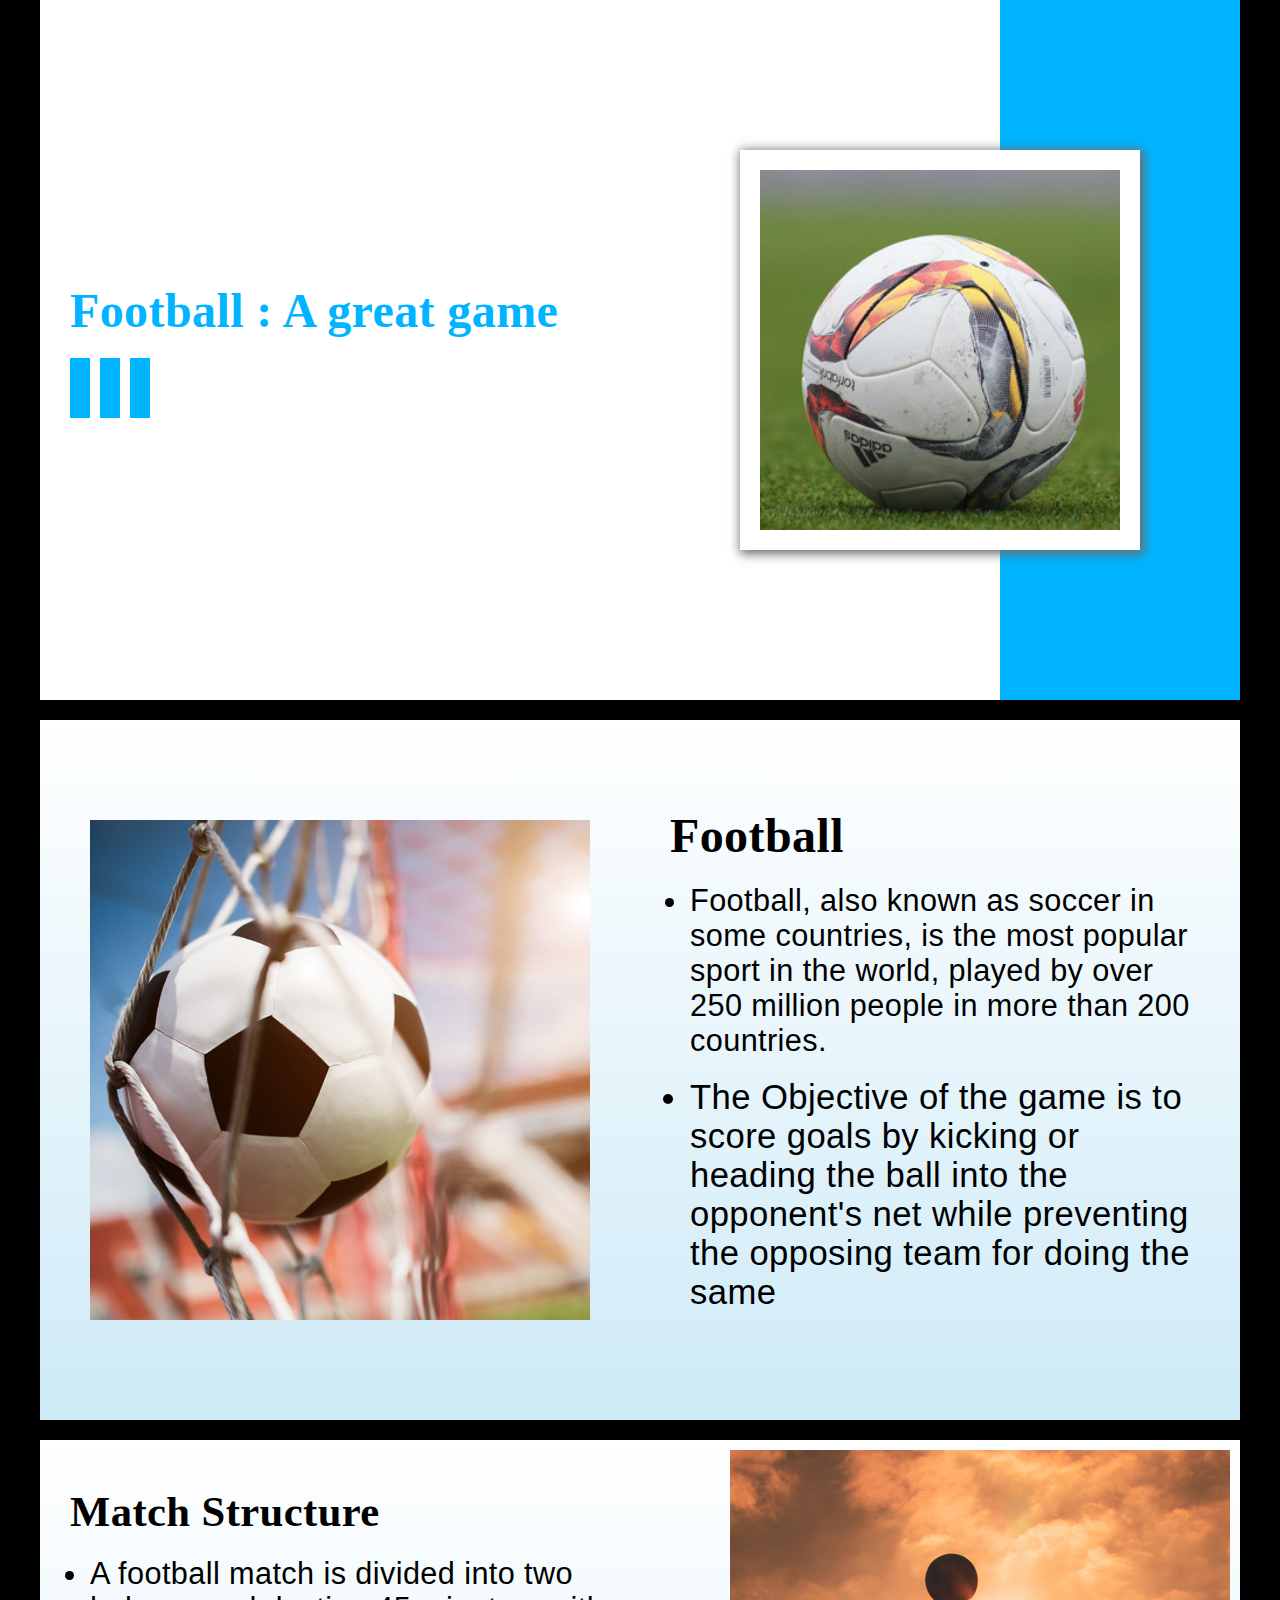
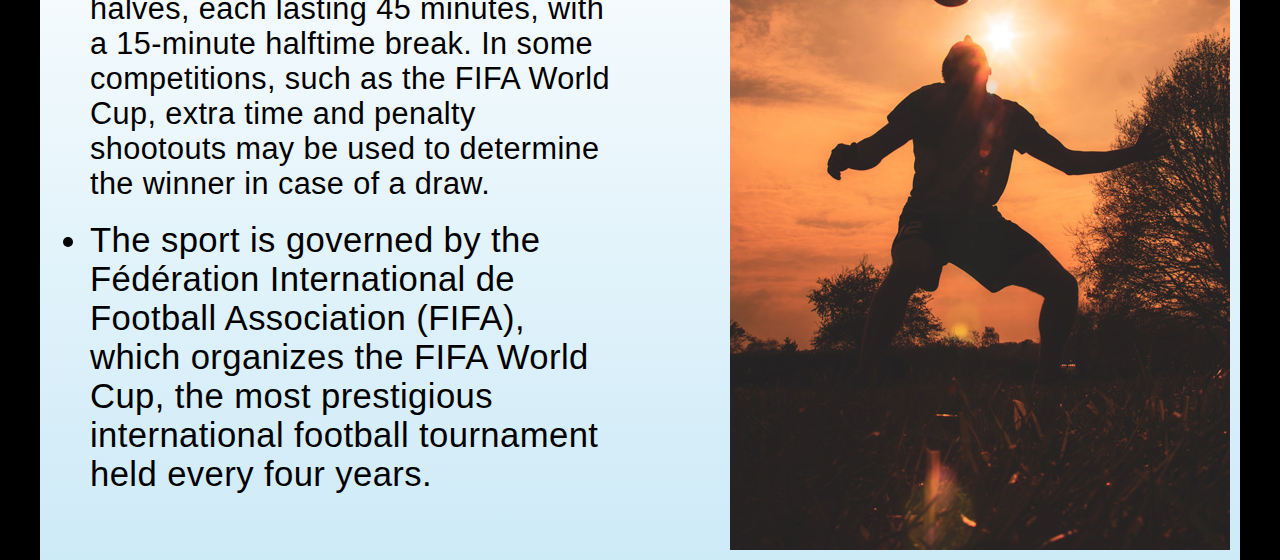
<file: index.html>
<!DOCTYPE html>
<html lang="en">
<head>
    <meta charset="UTF-8">
    <meta name="viewport" content="width=device-width, initial-scale=1.0">
    <title>Presentation Slides</title>
    <link rel="stylesheet" href="style.css">
</head>
<body>
    <div class="wrapper">
        <div class="slidesWrapper">

            <!------------------------ Slide 1----------------------------->
            <div class="slide1">
                <div class="textColumn">
                    <div class="textContent">
                        <h2>Football : A great game </h2>
                        <div class="stripes">
                            <div class="stripe"></div>
                            <div class="stripe"></div>
                            <div class="stripe"></div>
                        </div>
                    </div>
                </div>
                <div class="imageColumn">
                    <div class="imageContent">
                        <img class="image" src="./resized_files/400_400.jpg"/>
                    </div>
                </div>
            </div>

            <!------------------------ Slide 2----------------------------->
            <div class="slide2">
                <div class="imageColumn">
                    <!-- <img class="image" src="./assets/images/soccer_into_goal_success.jpg"/> -->
                    <img class="image" src="./resized_files/500_500.jpg"/>
                </div>
                <div class="textColumn">
                    <div class="textContent">
                        <h2>Football </h2>
                        <ul>
                            <li>Football, also known as soccer in
                                some countries, is the most popular sport
                                in the world, played by over 250 million people
                                in more than 200 countries.
                            </li>
                            <li>The Objective of the game is to score goals by kicking or heading the ball into the opponent's net while preventing the opposing team for doing the same</li>
                        </ul>
                    </div>
                </div>
            </div>

            <!------------------------ Slide 3----------------------------->
            <div class="slide3">
                <div class="textColumn">
                    <div class="textContent">
                        <h2>Match Structure</h2>
                        <ul>
                            <li>A football match is divided into two halves, each lasting 45 minutes, with a 15-minute halftime break. In some competitions, such as the FIFA World Cup, extra time and penalty shootouts may be used to determine the winner in case of a draw.</li>
                            <li>The sport is governed by the Fédération International de Football Association (FIFA), which organizes the FIFA World Cup, the most prestigious international football tournament held every four years.</li>
                        </ul>
                    </div>
                </div>
                <div class="imageColumn">
                    <img class="image" src="./resized_files/500_700.jpg"/>
                </div>
            </div>
           
        </div>
    </div>
</body>
</html>
</file>
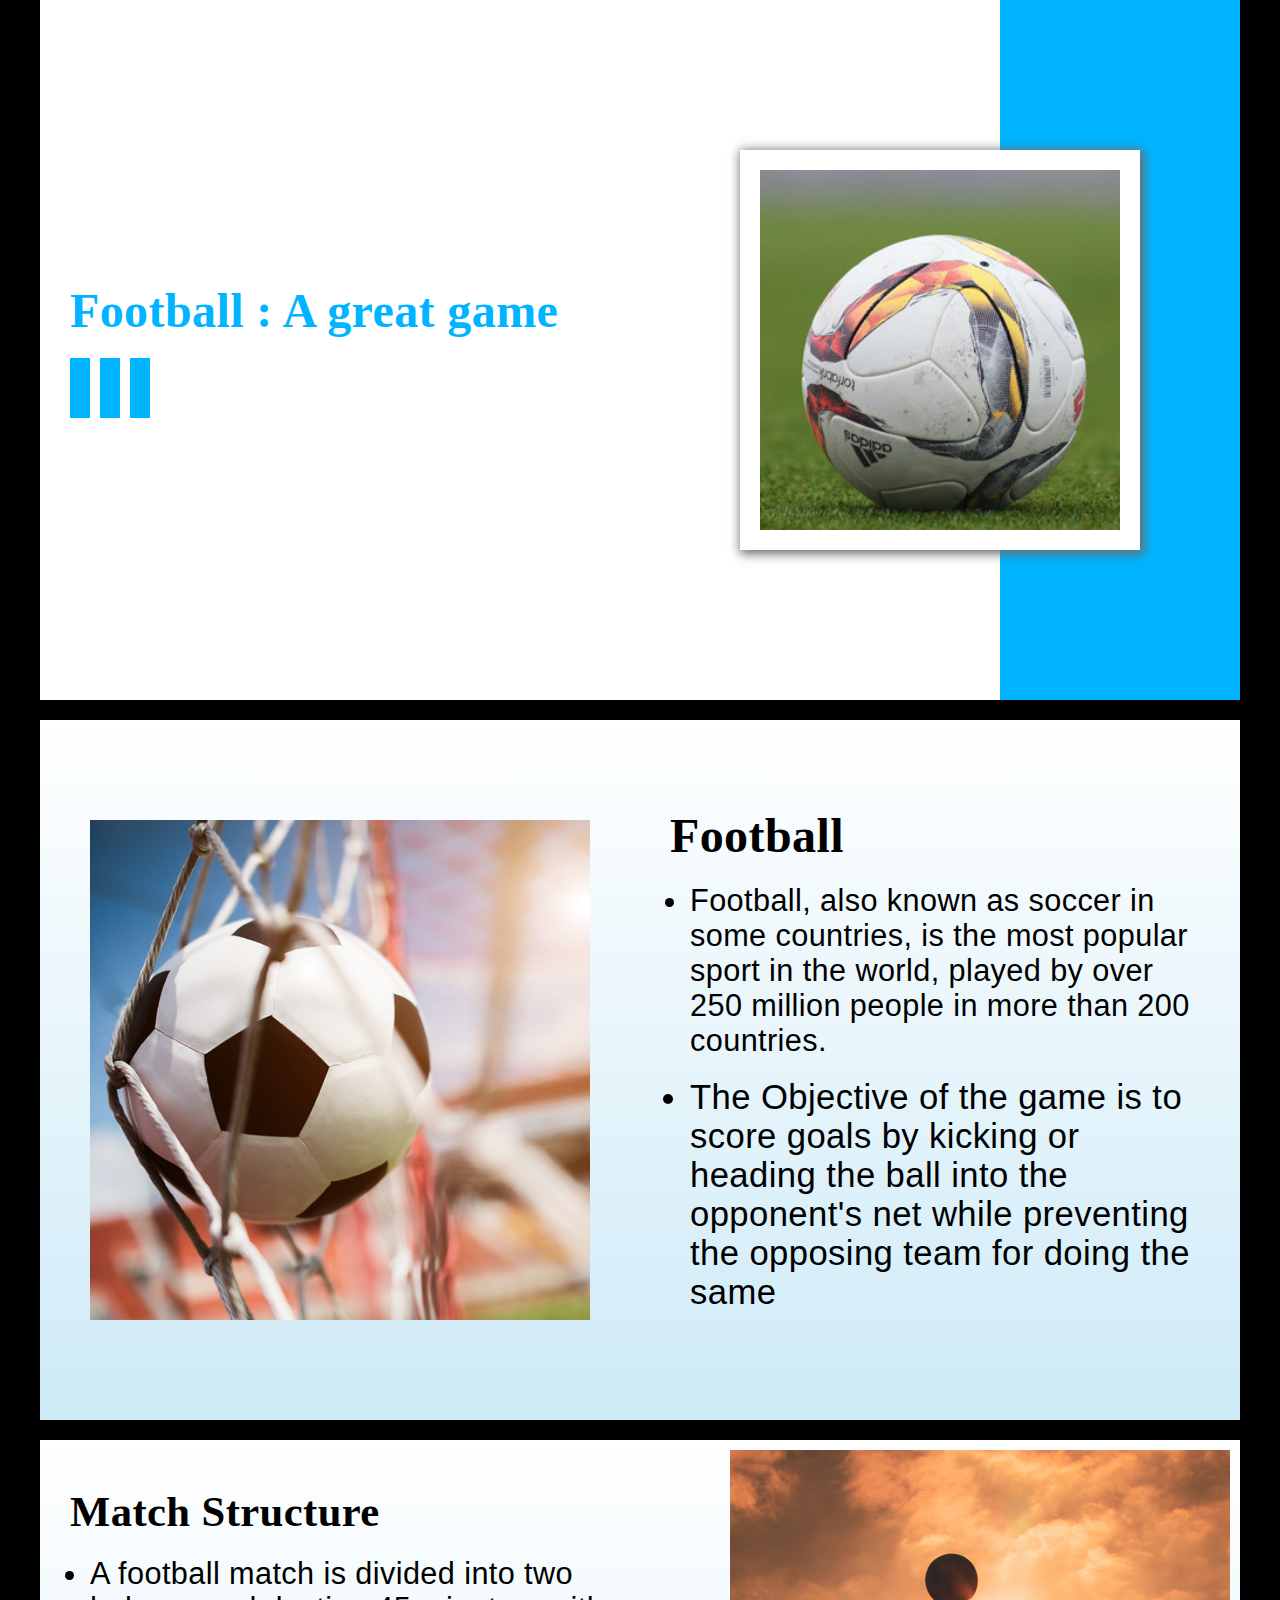
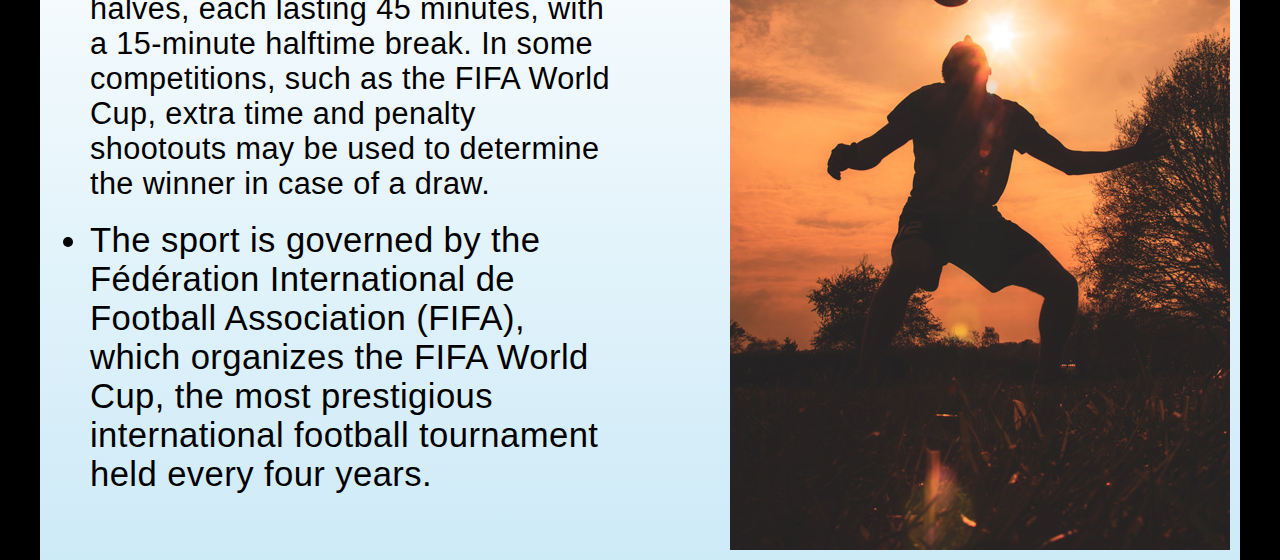
<file: resized_files/index.html>
<!DOCTYPE html>
<html lang="en">
<head>
    <meta charset="UTF-8">
    <meta name="viewport" content="width=device-width, initial-scale=1.0">
    <title>Presentation Slides</title>
    <link rel="stylesheet" href="style.css">
</head>
<body>
    <div class="wrapper">
        <div class="slidesWrapper">

            <!------------------------ Slide 1----------------------------->
            <div class="slide1">
                <div class="textColumn">
                    <div class="textContent">
                        <h2>Football : A great game </h2>
                        <div class="stripes">
                            <div class="stripe"></div>
                            <div class="stripe"></div>
                            <div class="stripe"></div>
                        </div>
                    </div>
                </div>
                <div class="imageColumn">
                    <div class="imageContent">
                        <img class="image" src="./400_400.jpg"/>
                    </div>
                </div>
            </div>

            <!------------------------ Slide 2----------------------------->
            <div class="slide2">
                <div class="imageColumn">
                    <!-- <img class="image" src="./assets/images/soccer_into_goal_success.jpg"/> -->
                    <img class="image" src="./500_500.jpg"/>
                </div>
                <div class="textColumn">
                    <div class="textContent">
                        <h2>Football </h2>
                        <ul>
                            <li>Football, also known as soccer in
                                some countries, is the most popular sport
                                in the world, played by over 250 million people
                                in more than 200 countries.
                            </li>
                            <li>The Objective of the game is to score goals by kicking or heading the ball into the opponent's net while preventing the opposing team for doing the same</li>
                        </ul>
                    </div>
                </div>
            </div>

            <!------------------------ Slide 3----------------------------->
            <div class="slide3">
                <div class="textColumn">
                    <div class="textContent">
                        <h2>Match Structure</h2>
                        <ul>
                            <li>A football match is divided into two halves, each lasting 45 minutes, with a 15-minute halftime break. In some competitions, such as the FIFA World Cup, extra time and penalty shootouts may be used to determine the winner in case of a draw.</li>
                            <li>The sport is governed by the Fédération International de Football Association (FIFA), which organizes the FIFA World Cup, the most prestigious international football tournament held every four years.</li>
                        </ul>
                    </div>
                </div>
                <div class="imageColumn">
                    <img class="image" src="./500_700.jpg"/>
                </div>
            </div>
           
        </div>
    </div>
</body>
</html>
</file>
<file: style.css>
/* CSS Reset Settings*/

*{
    margin: 0;
    padding: 0;
    box-sizing: border-box;
}

body{
    font-size: 16px;
    letter-spacing: 0.4px;
    background-color: rgb(0, 0, 0);
}

.wrapper{
    height: 100%;
    width: 100%;
}

.slidesWrapper{
    margin: 0 auto;
    width: 1200px;
    display: flex;
    flex-direction: column;
    gap: 20px;
}

/* Slide 1*/

.slide1{
    height: 700px;
    background: linear-gradient(to right, white 80%, #00b4ff 0%);
    display: flex;
}

.slide1 .textColumn{
    width: 50%;
    height: 100%;
    display: flex;
    align-items: center;
    padding: 30px;
}

.slide1 .textColumn .textContent h2{
    font-size: 36pt;
    font-family: 'Times New Roman';
    margin-bottom: 20px;
    color: #00b4ff;
}

.slide1 .textColumn .textContent .stripes{
    display: flex;
    gap: 10px;
}

.slide1 .textColumn .textContent .stripes .stripe{
    width: 20px;
    height: 60px;
    background: #00b4ff;
}



.slide1 .imageColumn{
    width: 50%;
    height: 100%;
    display: flex;
    justify-content: center;
    align-items: center;
}

.slide1 .imageColumn .imageContent{
    width: 400px;
    height: 400px;
    overflow: hidden;
    border: 20px solid #ffffff;
    box-shadow: 2px 2px 10px 2px #6b6b6b;
}

.slide1 .imageColumn .image{
    width: 100%;
    height: 100%;
    object-fit: cover;
    object-position: 26% 43%;
    transform: scale(1.3);
}

/* Slide 2*/

.slide2{
    height: 700px;
    background-image: linear-gradient(180deg, white, #CDEAF7);
    display: flex;
}

.slide2 .textColumn{
    width: 50%;
    height: 100%;
    display: flex;
    align-items: center;
    padding: 30px;
}

.slide2 .textColumn .textContent h2{
    font-size: 36pt;
    font-family: 'Times New Roman';
    margin-bottom: 20px;
}

.slide2 .textColumn .textContent ul{
    font-size: 20pt;
    font-family: Helvetica;
    padding-left: 20px;
}

.slide2 .textColumn .textContent ul li{
    margin-bottom: 20px;
}

.slide2 .textColumn .textContent ul li:first-child{
    font-size: 23pt;
}

.slide2 .textColumn .textContent ul li:last-child{
    font-size: 26pt;
}

.slide2 .imageColumn{
    width: 50%;
    height: 100%;
    display: flex;
    justify-content: center;
    align-items: center;
}

.slide2 .imageColumn .image{
    width: 500px;
}

/* Slide 3*/

.slide3{
    height: 720px;
    background-image: linear-gradient(180deg, white, #CDEAF7);
    display: flex;
}

.slide3 .textColumn{
    width: 50%;
    height: 100%;
    display: flex;
    align-items: center;
    padding: 30px;
}

.slide3 .textColumn .textContent h2{
    font-size: 32pt;
    font-family: 'Times New Roman';
    margin-bottom: 20px;
}

.slide3 .textColumn .textContent ul{
    font-size: 16pt;
    font-family: Helvetica;
    padding-left: 20px;
}

.slide3 .textColumn .textContent ul li{
    margin-bottom: 20px;
}

.slide3 .textColumn .textContent ul li:first-child{
    font-size: 23pt;
}

.slide3 .textColumn .textContent ul li:last-child{
    font-size: 26pt;
}

.slide3 .imageColumn{
    width: 50%;
    height: 100%;
    display: flex;
    justify-content: flex-end;
    align-items: center;
    padding: 10px;
}

.slide3 .imageColumn .image{
    width: 500px;
}
</file>
<file: resized_files/style.css>
/* CSS Reset Settings*/

*{
    margin: 0;
    padding: 0;
    box-sizing: border-box;
}

body{
    font-size: 16px;
    letter-spacing: 0.4px;
    background-color: rgb(0, 0, 0);
}

.wrapper{
    height: 100%;
    width: 100%;
}

.slidesWrapper{
    margin: 0 auto;
    width: 1200px;
    display: flex;
    flex-direction: column;
    gap: 20px;
}

/* Slide 1*/

.slide1{
    height: 700px;
    background: linear-gradient(to right, white 80%, #00b4ff 0%);
    display: flex;
}

.slide1 .textColumn{
    width: 50%;
    height: 100%;
    display: flex;
    align-items: center;
    padding: 30px;
}

.slide1 .textColumn .textContent h2{
    font-size: 36pt;
    font-family: 'Times New Roman';
    margin-bottom: 20px;
    color: #00b4ff;
}

.slide1 .textColumn .textContent .stripes{
    display: flex;
    gap: 10px;
}

.slide1 .textColumn .textContent .stripes .stripe{
    width: 20px;
    height: 60px;
    background: #00b4ff;
}



.slide1 .imageColumn{
    width: 50%;
    height: 100%;
    display: flex;
    justify-content: center;
    align-items: center;
}

.slide1 .imageColumn .imageContent{
    width: 400px;
    height: 400px;
    overflow: hidden;
    border: 20px solid #ffffff;
    box-shadow: 2px 2px 10px 2px #6b6b6b;
}

.slide1 .imageColumn .image{
    width: 100%;
    height: 100%;
    object-fit: cover;
    object-position: 26% 43%;
    transform: scale(1.3);
}

/* Slide 2*/

.slide2{
    height: 700px;
    background-image: linear-gradient(180deg, white, #CDEAF7);
    display: flex;
}

.slide2 .textColumn{
    width: 50%;
    height: 100%;
    display: flex;
    align-items: center;
    padding: 30px;
}

.slide2 .textColumn .textContent h2{
    font-size: 36pt;
    font-family: 'Times New Roman';
    margin-bottom: 20px;
}

.slide2 .textColumn .textContent ul{
    font-size: 20pt;
    font-family: Helvetica;
    padding-left: 20px;
}

.slide2 .textColumn .textContent ul li{
    margin-bottom: 20px;
}

.slide2 .textColumn .textContent ul li:first-child{
    font-size: 23pt;
}

.slide2 .textColumn .textContent ul li:last-child{
    font-size: 26pt;
}

.slide2 .imageColumn{
    width: 50%;
    height: 100%;
    display: flex;
    justify-content: center;
    align-items: center;
}

.slide2 .imageColumn .image{
    width: 500px;
}

/* Slide 3*/

.slide3{
    height: 720px;
    background-image: linear-gradient(180deg, white, #CDEAF7);
    display: flex;
}

.slide3 .textColumn{
    width: 50%;
    height: 100%;
    display: flex;
    align-items: center;
    padding: 30px;
}

.slide3 .textColumn .textContent h2{
    font-size: 32pt;
    font-family: 'Times New Roman';
    margin-bottom: 20px;
}

.slide3 .textColumn .textContent ul{
    font-size: 16pt;
    font-family: Helvetica;
    padding-left: 20px;
}

.slide3 .textColumn .textContent ul li{
    margin-bottom: 20px;
}

.slide3 .textColumn .textContent ul li:first-child{
    font-size: 23pt;
}

.slide3 .textColumn .textContent ul li:last-child{
    font-size: 26pt;
}

.slide3 .imageColumn{
    width: 50%;
    height: 100%;
    display: flex;
    justify-content: flex-end;
    align-items: center;
    padding: 10px;
}

.slide3 .imageColumn .image{
    width: 500px;
}
</file>
